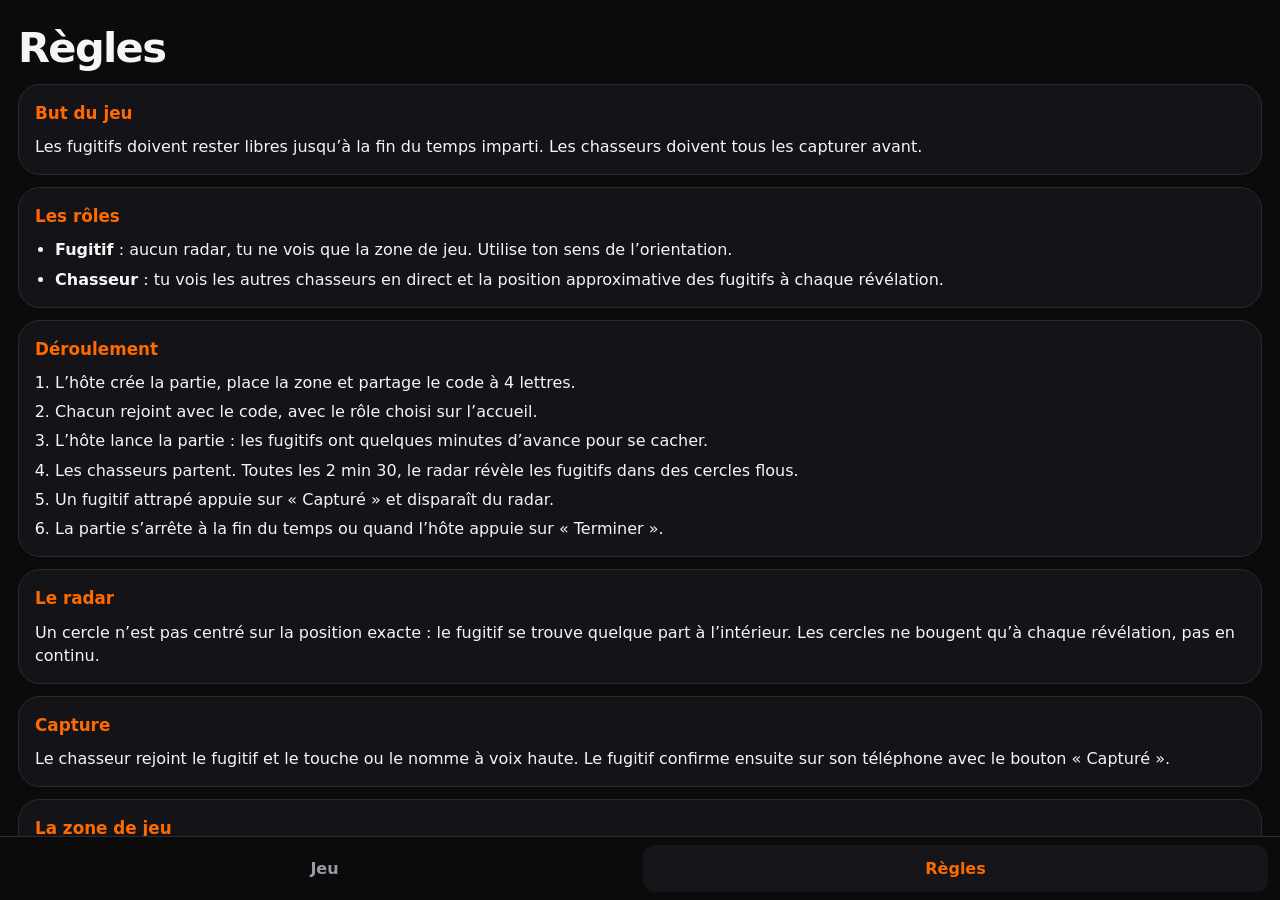
<file: regles.html>
<!DOCTYPE html>
<html lang="fr">
<head>
<meta charset="utf-8">
<meta name="viewport" content="width=device-width,initial-scale=1,viewport-fit=cover">
<title>Règles - Man Hunt IRL</title>
<link rel="manifest" href="manifest.json">
<meta name="theme-color" content="#0b0b0c">
<meta name="apple-mobile-web-app-capable" content="yes">
<meta name="mobile-web-app-capable" content="yes">
<link rel="apple-touch-icon" href="icon.svg">
<link rel="stylesheet" href="style.css">
</head>
<body class="nav">
<main id="rules" class="screen on doc">
  <h1>Règles</h1>
  <section class="card"><h2>But du jeu</h2>
    <p>Les fugitifs doivent rester libres jusqu’à la fin du temps imparti. Les chasseurs doivent tous les capturer avant.</p></section>
  <section class="card"><h2>Les rôles</h2>
    <ul>
      <li><b>Fugitif</b> : aucun radar, tu ne vois que la zone de jeu. Utilise ton sens de l’orientation.</li>
      <li><b>Chasseur</b> : tu vois les autres chasseurs en direct et la position approximative des fugitifs à chaque révélation.</li>
    </ul></section>
  <section class="card"><h2>Déroulement</h2>
    <ol>
      <li>L’hôte crée la partie, place la zone et partage le code à 4 lettres.</li>
      <li>Chacun rejoint avec le code, avec le rôle choisi sur l’accueil.</li>
      <li>L’hôte lance la partie : les fugitifs ont quelques minutes d’avance pour se cacher.</li>
      <li>Les chasseurs partent. Toutes les 2 min 30, le radar révèle les fugitifs dans des cercles flous.</li>
      <li>Un fugitif attrapé appuie sur « Capturé » et disparaît du radar.</li>
      <li>La partie s’arrête à la fin du temps ou quand l’hôte appuie sur « Terminer ».</li>
    </ol></section>
  <section class="card"><h2>Le radar</h2>
    <p>Un cercle n’est pas centré sur la position exacte : le fugitif se trouve quelque part à l’intérieur. Les cercles ne bougent qu’à chaque révélation, pas en continu.</p></section>
  <section class="card"><h2>Capture</h2>
    <p>Le chasseur rejoint le fugitif et le touche ou le nomme à voix haute. Le fugitif confirme ensuite sur son téléphone avec le bouton « Capturé ».</p></section>
  <section class="card"><h2>La zone de jeu</h2>
    <p>Elle est dessinée en pointillés orange sur la carte. Si tu en sors, une alerte s’affiche : reviens vite dans le cercle. Les éventuelles pénalités se décident entre joueurs avant le départ.</p></section>
  <section class="card"><h2>Réglages de l’hôte</h2>
    <p>L’hôte peut tout modifier à tout moment depuis « Réglages ». Valeurs par défaut :</p>
    <div class="kv"><span>Rayon de la zone</span><b>1 000 m</b><span>Avance des fugitifs</span><b>5 min</b><span>Révélation du radar</span><b>2 min 30</b><span>Rayon des cercles flous</span><b>150 m</b><span>Durée de la partie</span><b>60 min</b></div></section>
  <section class="card"><h2>Sécurité</h2>
    <ul>
      <li>Ne traverse jamais une route en courant et respecte le code de la route.</li>
      <li>Reste sur les lieux publics : jamais de propriété privée ni de zone interdite.</li>
      <li>Le bouton rouge SOS prévient tous les joueurs en cas de problème.</li>
      <li>Garde l’app ouverte, écran allumé, avec un téléphone bien chargé, sinon la position ne s’envoie plus.</li>
      <li>Joue en groupe, de jour de préférence, et préviens un proche du lieu de la partie.</li>
    </ul></section>
</main>
<nav class="tabs"><a href="index.html">Jeu</a><a href="regles.html" class="on" aria-current="page">Règles</a></nav>
</body>
</html>
</file>
<file: style.css>
:root{--bg:#0b0b0c;--panel:#16161a;--line:#2a2a31;--tx:#f5f5f6;--mut:#9a9aa5;--or:#ff6a00;--or2:#ff8a3d;--bad:#e5173f}
*{box-sizing:border-box}
html,body{height:100%;margin:0;background:var(--bg);color:var(--tx);font:16px/1.45 system-ui,-apple-system,"Segoe UI",Roboto,sans-serif;-webkit-tap-highlight-color:transparent}
.screen{display:none;height:100%}.screen.on{display:flex;flex-direction:column}
#home{padding:max(28px,env(safe-area-inset-top)) 22px max(22px,env(safe-area-inset-bottom));gap:12px;justify-content:flex-end;background:radial-gradient(120% 60% at 90% 0%,rgba(255,106,0,.32),transparent 60%),var(--bg)}
h1{font:800 3.8rem/.95 system-ui,-apple-system,"Segoe UI",sans-serif;letter-spacing:-.04em;margin:0}
.pill{display:inline-block;background:var(--or);color:#000;font-weight:800;border-radius:999px;padding:2px 16px;font-size:1.3rem;letter-spacing:0;vertical-align:middle}
.tag{color:var(--mut);margin:0 0 16px;max-width:32ch}
input,select,button{font:inherit;padding:15px 16px;border:1px solid var(--line);border-radius:14px;background:var(--panel);color:var(--tx);width:100%}
input::placeholder{color:var(--mut)}
button{background:var(--or);border-color:var(--or);color:#000;font-weight:700;cursor:pointer;transition:transform .1s}
button:active{transform:scale(.97)}
button.alt{background:var(--panel);border-color:var(--line);color:var(--tx)}
.row{display:flex;gap:8px}.row>*{flex:1}
:focus-visible{outline:2px solid var(--or2);outline-offset:2px}
#game{position:relative}
#map{flex:1;background:var(--bg)}
#top{position:absolute;z-index:1000;top:max(8px,env(safe-area-inset-top));left:8px;right:8px;padding:12px 14px;background:rgba(11,11,12,.82);-webkit-backdrop-filter:blur(12px);backdrop-filter:blur(12px);border:1px solid var(--line);border-radius:18px}
#top b{color:var(--or)}
#status{font-size:.95rem}
#alert{display:none;background:var(--bad);color:#fff;padding:8px 10px;margin-top:8px;border-radius:10px;font-weight:700}
#bar{display:flex;gap:8px;padding:12px 12px max(12px,env(safe-area-inset-bottom));background:var(--bg);border-top:1px solid var(--line)}
#bar button[hidden]{display:none}
#btnSos{background:var(--bad);border-color:var(--bad);color:#fff;flex:0 0 84px}
dialog{border:1px solid var(--line);border-radius:22px;padding:20px;width:min(92vw,420px);background:var(--panel);color:var(--tx)}
dialog::backdrop{background:rgba(0,0,0,.7)}
dialog h2{margin:0 0 4px}
dialog label{display:block;margin:12px 0 6px;color:var(--mut);font-size:.9rem}
#toast{position:fixed;z-index:3000;left:50%;bottom:96px;transform:translateX(-50%);background:var(--or);color:#000;font-weight:700;padding:10px 18px;border-radius:999px;display:none}
#cmap{flex:1;min-height:180px;background:var(--bg)}
#cform{padding:16px 16px max(16px,env(safe-area-inset-bottom));background:var(--panel);border-top:1px solid var(--line);max-height:62%;overflow:auto}
#cform h2{margin:0 0 4px}
.hint{color:var(--mut);margin:0 0 12px;font-size:.9rem}
.grid{display:grid;grid-template-columns:1fr 1fr;gap:10px}
.grid label{display:block;color:var(--mut);font-size:.85rem;margin-bottom:4px}
.leaflet-container{background:#0b0b0c}
.leaflet-control-attribution{background:rgba(0,0,0,.6)!important;color:#9a9aa5!important}
.leaflet-control-attribution a{color:#ff8a3d!important}

body.nav{display:flex;flex-direction:column}
body.nav main{flex:1;min-height:0;height:auto;overflow:auto}
body.nav #home{justify-content:flex-start;padding-top:max(40px,env(safe-area-inset-top))}
.tabs{display:flex;gap:6px;padding:8px 12px max(8px,env(safe-area-inset-bottom));background:var(--bg);border-top:1px solid var(--line)}
.tabs a{flex:1;text-align:center;padding:12px;border-radius:12px;color:var(--mut);text-decoration:none;font-weight:700}
.tabs a.on{background:var(--panel);color:var(--or)}
.card{background:rgba(22,22,26,.85);border:1px solid var(--line);border-radius:22px;padding:16px;display:grid;gap:10px}
.lbl{color:var(--mut);font-size:.85rem}
.seg{display:grid;grid-template-columns:1fr 1fr;gap:8px}
.seg label{position:relative}
.seg input{position:absolute;opacity:0;pointer-events:none}
.seg span{display:block;height:100%;border:1px solid var(--line);border-radius:14px;padding:12px;background:var(--panel);cursor:pointer}
.seg b{display:block}
.seg small{color:var(--mut);line-height:1.3;display:block}
.seg input:checked+span{border-color:var(--or);box-shadow:inset 0 0 0 1px var(--or)}
.seg input:focus-visible+span{outline:2px solid var(--or2);outline-offset:2px}
.or{text-align:center;color:var(--mut);font-size:.85rem}
.steps{display:grid;gap:14px;margin:8px 4px 0}
.steps div{display:flex;gap:12px;align-items:flex-start}
.steps i{flex:0 0 28px;height:28px;border-radius:50%;background:var(--or);color:#000;font:700 .9rem/28px system-ui,sans-serif;text-align:center;font-style:normal}
.steps p{margin:0;color:var(--mut)}.steps b{color:var(--tx)}
.doc{padding:max(28px,env(safe-area-inset-top)) 18px 20px;display:flex;flex-direction:column;gap:12px}
.doc h1{font-size:2.6rem;margin-bottom:4px}
.doc h2{margin:0;font-size:1.05rem;color:var(--or)}
.doc p,.doc ol,.doc ul{margin:0}
.doc ol,.doc ul{padding-left:20px;display:grid;gap:6px}
.kv{display:grid;grid-template-columns:1fr auto;gap:6px 14px}
.kv b{color:var(--or);text-align:right}
</file>
